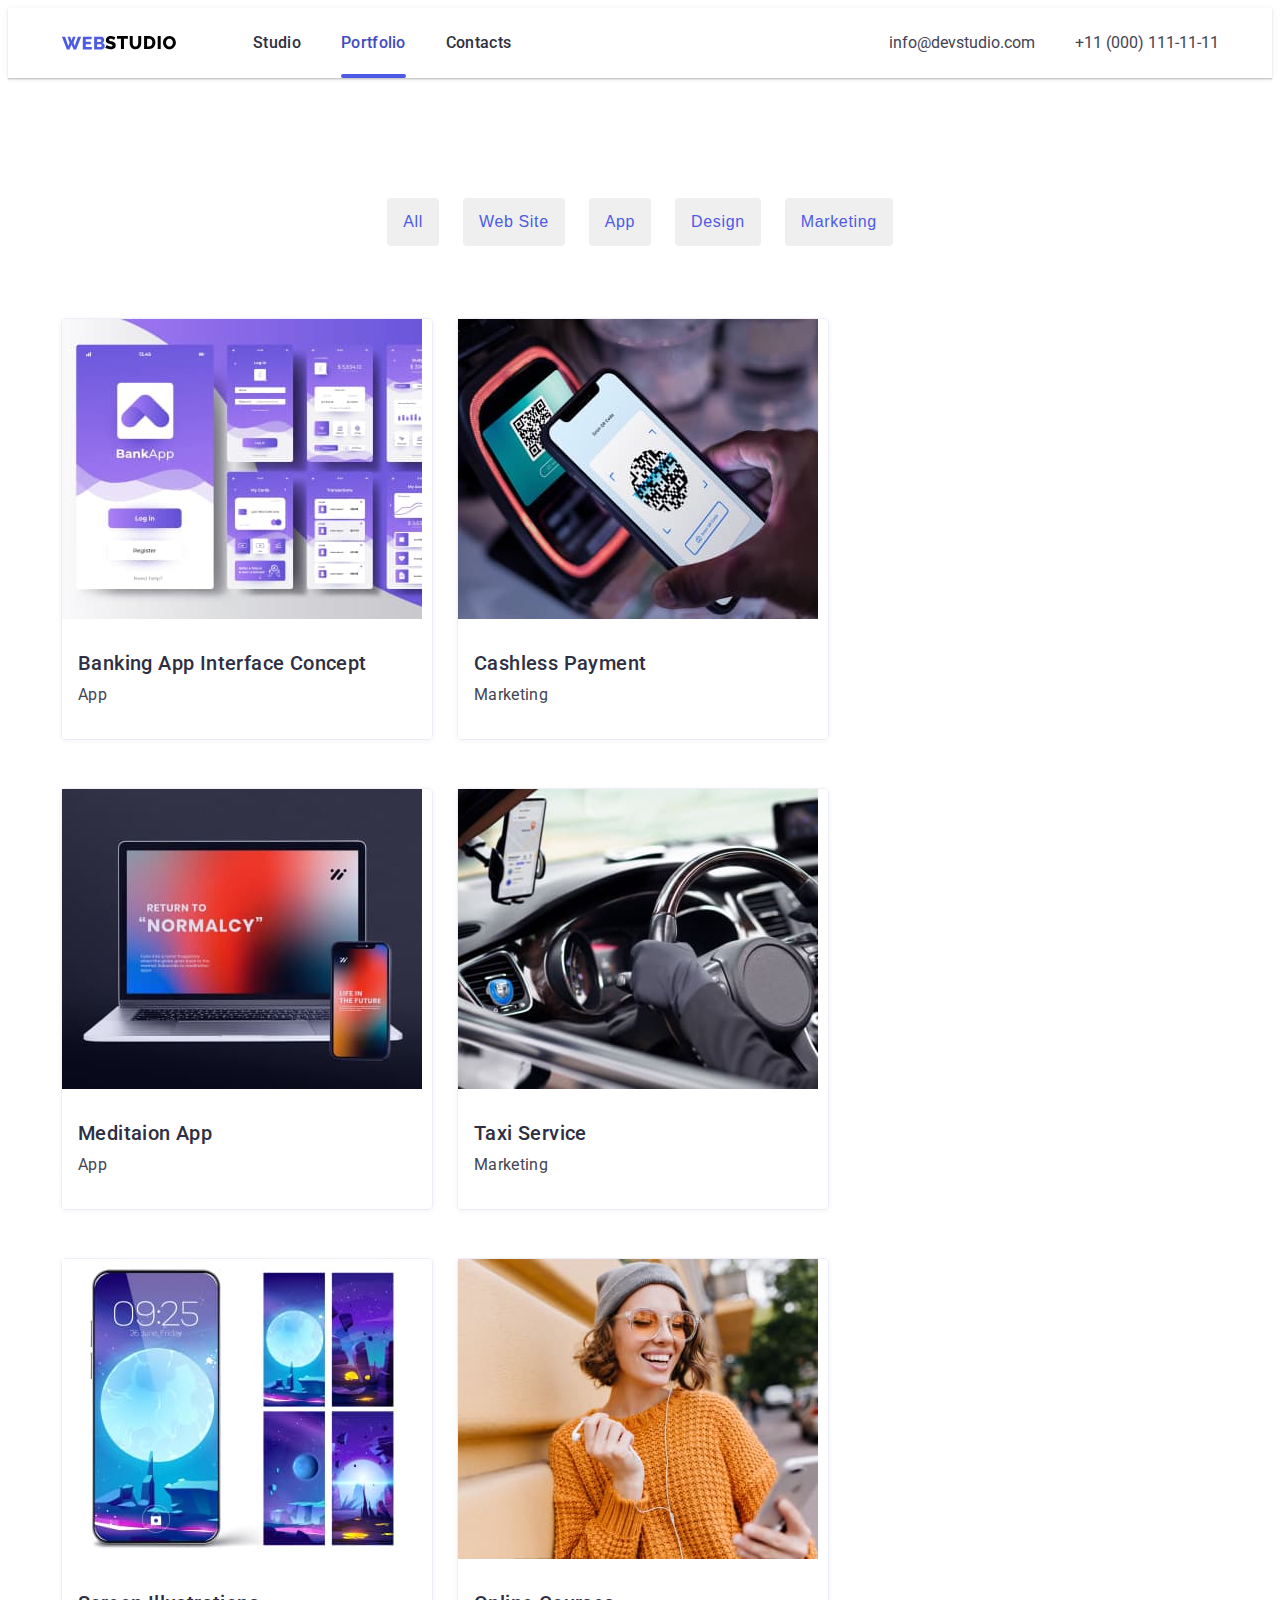
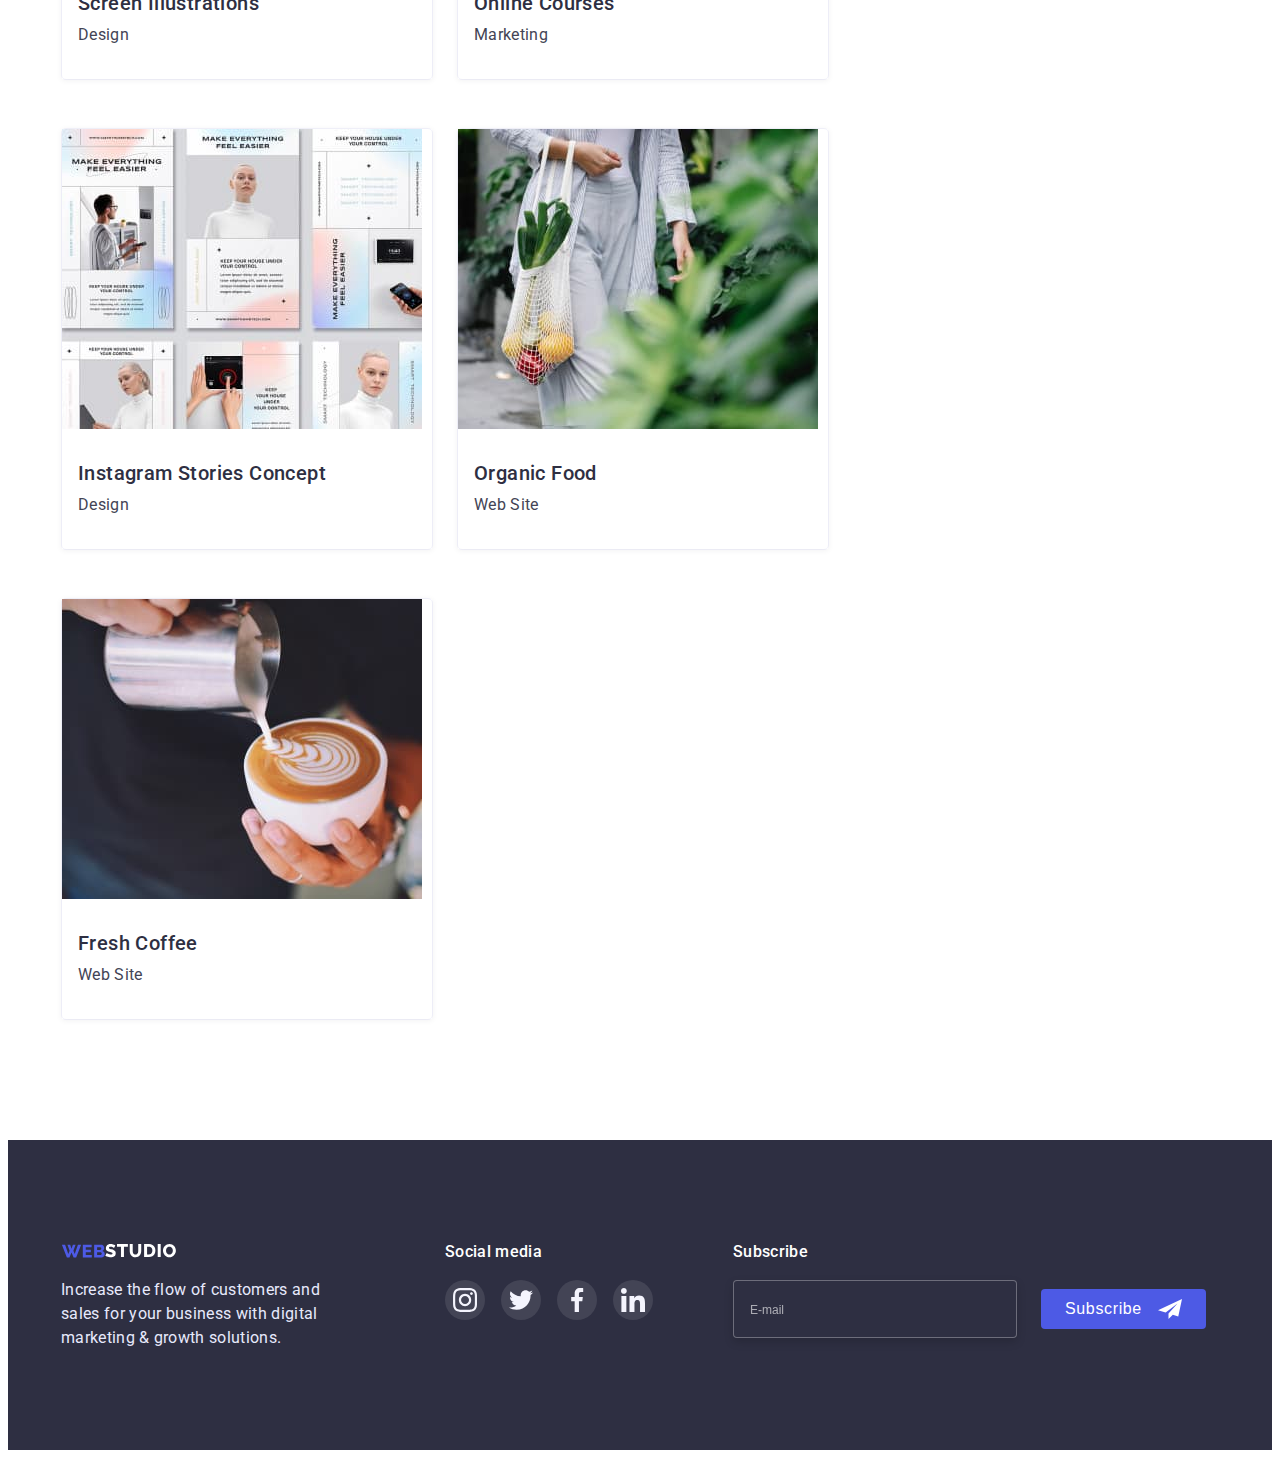
<file: portfolio.html>
<!DOCTYPE html>
<html lang="en">
  <head>
    <meta charset="UTF-8" />
    <meta http-equiv="X-UA-Compatible" content="IE=edge" />
    <meta name="viewport" content="width=device-width, initial-scale=1.0" />
    <title>Portfolio</title>

    <!--nornalize-->

    <link
      rel="stylesheet"
      href="https://cdnjs.cloudflare.com/ajax/libs/modern-normalize/1.1.0/modern-normalize.min.css"
      integrity="sha512-wpPYUAdjBVSE4KJnH1VR1HeZfpl1ub8YT/NKx4PuQ5NmX2tKuGu6U/JRp5y+Y8XG2tV+wKQpNHVUX03MfMFn9Q=="
      crossorigin="anonymous"
      referrerpolicy="no-referrer"
    />

    <!--fon-family-->

    <link rel="preconnect" href="https://fonts.googleapis.com" />
    <link rel="preconnect" href="https://fonts.gstatic.com" crossorigin />
    <link
      href="https://fonts.googleapis.com/css2?family=Raleway:wght@800&family=Roboto:wght@400;500;700;900&display=swap"
      rel="stylesheet"
    />

    <!--base styles-->

    <link rel="stylesheet" href="./css/styles.css" />
  </head>

  <body>
    <!--Header-->
    <header class="page-header">
      <div class="container page-header-container">
        <nav class="main-nav">
          <div class="logo-web">
            <a class="logo span link" href="/">
              <svg class="icon-Web" width="44" height="22">
                <use href="./images/icons.svg.svg#icon-Web"></use>
              </svg>
              <svg class="icon-Studio" width="71" height="22">
                <use href="./images/icons.svg.svg#icon-Studio"></use>
              </svg>
            </a>
          </div>

          <ul class="nav-list list">
            <li class="nav-item">
              <a class="nav-link link" href="./index.html">Studio</a>
            </li>
            <li class="nav-item">
              <a class="nav-link link active" href="">Portfolio</a>
            </li>
            <li class="nav-item">
              <a class="nav-link link" href="">Contacts</a>
            </li>
          </ul>
        </nav>
        <button
          type="button"
          class="mobile-menu-open js-open-menu"
          aria-expanded="false"
          aria-controls="mobile-menu"
        >
          <svg class="mobile-menu-open_icon" width="32" height="22">
            <use href="./images/icons.svg.svg#icon-burger-icon"></use>
          </svg>
        </button>
        <ul class="list contact-main">
          <li class="contact-item">
            <a class="contact-link link" href="mailto:info@devstudio.com">info@devstudio.com</a>
          </li>
          <li class="contact-item">
            <a class="contact-link link" href="tel:+11(000)1111111">+11 (000) 111-11-11</a>
          </li>
        </ul>
      </div>
      <!-- mobile menu -->
      <div class="mobile-menu js-menu-container">
        <div class="mobile-menu-container">
          <button class="mobile-menu-close js-close-menu">
            <svg class="mobile-menu-close-icon" width="8" height="8">
              <use href="./images/icons.svg.svg#icon-close-black"></use>
            </svg>
          </button>
          <ul class="mobile-list list">
            <li class="mobile-item">
              <a class="mobile-link link" href="./index.html">Studio</a>
            </li>
            <li class="mobile-item">
              <a class="mobile-link link" href="./portfolio.html">Portfolio</a>
            </li>
            <li class="mobile-item">
              <a class="mobile-link link active" href="">Contacts</a>
            </li>
          </ul>
          <ul class="list mobile-menu-contact">
            <li class="mobile-menu-contact-item">
              <a class="mobile-menu-contact-link link active" href="tel:+11(000)1111111"
                >+11 (000) 111-11-11</a
              >
            </li>
            <li class="mobile-menu-contact-item">
              <a class="mobile-menu-contact-link link" href="mailto:info@devstudio.com"
                >info@devstudio.com</a
              >
            </li>
          </ul>
          <ul class="mobile-social-list list">
            <li class="mobile-social-list-item">
              <a href="#" class="mobile-social-list-item-link">
                <svg class="mobile-social-list-icon" width="24" height="24">
                  <use href="./images/icons.svg.svg#icon-instagram"></use>
                </svg>
              </a>
            </li>
            <li class="mobile-social-list-item">
              <a href="#" class="mobile-social-list-item-link">
                <svg class="mobile-social-list-icon" width="24" height="24">
                  <use href="./images/icons.svg.svg#icon-twitter"></use>
                </svg>
              </a>
            </li>
            <li class="mobile-social-list-item">
              <a href="#" class="mobile-social-list-item-link">
                <svg class="mobile-social-list-icon" width="24" height="24">
                  <use href="./images/icons.svg.svg#icon-facebook"></use>
                </svg>
              </a>
            </li>
            <li class="mobile-social-list-item">
              <a href="#" class="mobile-social-list-item-link">
                <svg class="mobile-social-list-icon" width="24" height="24">
                  <use href="./images/icons.svg.svg#icon-linkedin"></use>
                </svg>
              </a>
            </li>
          </ul>
        </div>
      </div>
    </header>

    <!--Maint Content-->
    <main>
      <section class="portfolio-main section">
        <div class="container">
          <h1 class="visually-hidden">Portfolio</h1>
          <ul class="list container-motol">
            <li><button class="motol-btn" type="button">All</button></li>
            <li><button class="motol-btn" type="button">Web Site</button></li>
            <li><button class="motol-btn" type="button">App</button></li>
            <div class="container-motol-btn">
              <li><button class="motol-btn" type="button">Design</button></li>
              <li><button class="motol-btn" type="button">Marketing</button></li>
            </div>
          </ul>
          <ul class="list card-list">
            <li class="portfolio-card">
              <a href="#" class="portfolio-card-list">
                <div class="portfolio-img">
                  <picture>
                    <source
                      media="(min-width:1158px )"
                      srcset="
                        ./images/desktop-gallery-portfolio/desktop-bank-app.jpg    1x,
                        ./images/desktop-gallery-portfolio/desktop-bank-app@2x.jpg 2x
                      "
                    />
                    <source
                      media="(min-width:768px)"
                      srcset="
                        ./images/tablet-gallery-portfolio/tablet-bank-app.jpg    1x,
                        ./images/tablet-gallery-portfolio/tablet-bank-app@2x.jpg 2x
                      "
                    />
                    <source
                      media="(max-width:767px )"
                      srcset="
                        ./images/mobile-gallery-portfolio/img-bank-app.jpg    1x,
                        ./images/mobile-gallery-portfolio/img-bank-app@2x.jpg 2x
                      "
                    />
                    <img src="./images/mobile-gallery-portfolio/img-bank-app.jpg" alt="bank app" />
                  </picture>
                  <p class="portfolio-overlay">
                    14 Stylish and User-Friendly App Design Concepts · Task Manager App · Calorie
                    Tracker App · Exotic Fruit Ecommerce App · Cloud Storage App
                  </p>
                </div>

                <div class="fon-text-card">
                  <h2 class="project-title">Banking App Interface Concept</h2>
                  <p class="project-text">App</p>
                </div>
              </a>
            </li>

            <li class="portfolio-card">
              <a href="#" class="portfolio-card-list">
                <div class="portfolio-img">
                  <picture>
                    <source
                      media="(min-width:1158px )"
                      srcset="
                        ./images/desktop-gallery-portfolio/desktop-qr.jpg    1x,
                        ./images/desktop-gallery-portfolio/desktop-qr@2x.jpg 2x
                      "
                    />
                    <source
                      media="(min-width:768px )"
                      srcset="
                        ./images/tablet-gallery-portfolio/tablet-qr.jpg    1x,
                        ./images/tablet-gallery-portfolio/tablet-qr@2x.jpg 2x
                      "
                    />
                    <source
                      media="(max-width:767px )"
                      srcset="
                        ./images/mobile-gallery-portfolio/img-qr.jpg    1x,
                        ./images/mobile-gallery-portfolio/img-qr@2x.jpg 2x
                      "
                    />
                    <img src="./images/mobile-gallery-portfolio/img-qr.jpg" alt="qr code" />
                  </picture>
                  <p class="portfolio-overlay">
                    14 Stylish and User-Friendly App Design Concepts · Task Manager App · Calorie
                    Tracker App · Exotic Fruit Ecommerce App · Cloud Storage App
                  </p>
                </div>

                <div class="fon-text-card">
                  <h2 class="project-title">Cashless Payment</h2>
                  <p class="project-text">Marketing</p>
                </div>
              </a>
            </li>

            <li class="portfolio-card">
              <a href="#" class="portfolio-card-list">
                <div class="portfolio-img">
                  <picture>
                    <source
                      media="(min-width:1158px )"
                      srcset="
                        ./images/desktop-gallery-portfolio/desktop-laptop.jpg    1x,
                        ./images/desktop-gallery-portfolio/desktop-laptop@2x.jpg 2x
                      "
                    />
                    <source
                      media="(min-width:768px )"
                      srcset="
                        ./images/tablet-gallery-portfolio/tablet-laptop.jpg    1x,
                        ./images/tablet-gallery-portfolio/tablet-laptop@2x.jpg 2x
                      "
                    />
                    <source
                      media="(max-width:767px )"
                      srcset="
                        ./images/mobile-gallery-portfolio/img-laptop.jpg    1x,
                        ./images/mobile-gallery-portfolio/img-laptop@2x.jpg 2x
                      "
                    />
                    <img src="./images/mobile-gallery-portfolio/img-laptop.jpg" alt="laptop" />
                  </picture>
                  <p class="portfolio-overlay">
                    14 Stylish and User-Friendly App Design Concepts · Task Manager App · Calorie
                    Tracker App · Exotic Fruit Ecommerce App · Cloud Storage App
                  </p>
                </div>
                <div class="fon-text-card">
                  <h2 class="project-title">Meditaion App</h2>
                  <p class="project-text">App</p>
                </div>
              </a>
            </li>

            <li class="portfolio-card">
              <a href="#" class="portfolio-card-list">
                <div class="portfolio-img">
                  <picture>
                    <source
                      media="(min-width:1158px )"
                      srcset="
                        ./images/desktop-gallery-portfolio/desktop-car.jpg    1x,
                        ./images/desktop-gallery-portfolio/desktop-car@2x.jpg 2x
                      "
                    />
                    <source
                      media="(min-width:768px )"
                      srcset="
                        ./images/tablet-gallery-portfolio/tablet-car.jpg    1x,
                        ./images/tablet-gallery-portfolio/tablet-car@2x.jpg 2x
                      "
                    />
                    <source
                      media="(max-width:767px )"
                      srcset="
                        ./images/mobile-gallery-portfolio/img-car.jpg    1x,
                        ./images/mobile-gallery-portfolio/img-car@2x.jpg 2x
                      "
                    />
                    <img src="./images/mobile-gallery-portfolio/img-car.jpg" alt="car" />
                  </picture>
                  <p class="portfolio-overlay">
                    14 Stylish and User-Friendly App Design Concepts · Task Manager App · Calorie
                    Tracker App · Exotic Fruit Ecommerce App · Cloud Storage App
                  </p>
                </div>
                <div class="fon-text-card">
                  <h2 class="project-title">Taxi Service</h2>
                  <p class="project-text">Marketing</p>
                </div>
              </a>
            </li>

            <li class="portfolio-card">
              <a href="#" class="portfolio-card-list">
                <div class="portfolio-img">
                  <picture>
                    <source
                      media="(min-width:1158px )"
                      srcset="
                        ./images/desktop-gallery-portfolio/desktop-phone.jpg    1x,
                        ./images/desktop-gallery-portfolio/desktop-phone@2x.jpg 2x
                      "
                    />
                    <source
                      media="(min-width:768px )"
                      srcset="
                        ./images/tablet-gallery-portfolio/tablet-phone.jpg    1x,
                        ./images/tablet-gallery-portfolio/tablet-phone@2x.jpg 2x
                      "
                    />
                    <source
                      media="(max-width:767px )"
                      srcset="
                        ./images/mobile-gallery-portfolio/img-phone.jpg    1x,
                        ./images/mobile-gallery-portfolio/img-phone@2x.jpg 2x
                      "
                    />
                    <img src="./images/mobile-gallery-portfolio/img-phone.jpg" alt="phone" />
                  </picture>
                  <p class="portfolio-overlay">
                    14 Stylish and User-Friendly App Design Concepts · Task Manager App · Calorie
                    Tracker App · Exotic Fruit Ecommerce App · Cloud Storage App
                  </p>
                </div>
                <div class="fon-text-card">
                  <h2 class="project-title">Screen Illustrations</h2>
                  <p class="project-text">Design</p>
                </div>
              </a>
            </li>

            <li class="portfolio-card">
              <a href="#" class="portfolio-card-list">
                <div class="portfolio-img">
                  <picture>
                    <source
                      media="(min-width:1158px )"
                      srcset="
                        ./images/desktop-gallery-portfolio/desktop-dirl.jpg    1x,
                        ./images/desktop-gallery-portfolio/desktop-dirl@2x.jpg 2x
                      "
                    />
                    <source
                      media="(min-width:768px )"
                      srcset="
                        ./images/tablet-gallery-portfolio/tablet-girl.jpg    1x,
                        ./images/tablet-gallery-portfolio/tablet-girl@2x.jpg 2x
                      "
                    />
                    <source
                      media="(max-width:767px )"
                      srcset="
                        ./images/mobile-gallery-portfolio/img-girl.jpg    1x,
                        ./images/mobile-gallery-portfolio/img-girl@2x.jpg 2x
                      "
                    />
                    <img src="./images/mobile-gallery-portfolio/img-girl.jpg" alt="girl" />
                  </picture>
                  <p class="portfolio-overlay">
                    14 Stylish and User-Friendly App Design Concepts · Task Manager App · Calorie
                    Tracker App · Exotic Fruit Ecommerce App · Cloud Storage App
                  </p>
                </div>
                <div class="fon-text-card">
                  <h2 class="project-title">Online Courses</h2>
                  <p class="project-text">Marketing</p>
                </div>
              </a>
            </li>

            <li class="portfolio-card">
              <a href="#" class="portfolio-card-list">
                <div class="portfolio-img">
                  <picture>
                    <source
                      media="(min-width:1158px )"
                      srcset="
                        ./images/desktop-gallery-portfolio/desktop-different.jpg    1x,
                        ./images/desktop-gallery-portfolio/desktop-different@2x.jpg 2x
                      "
                    />
                    <source
                      media="(min-width:768px )"
                      srcset="
                        ./images/tablet-gallery-portfolio/tablet-different.jpg    1x,
                        ./images/tablet-gallery-portfolio/tablet-different@2x.jpg 2x
                      "
                    />
                    <source
                      media="(max-width:767px )"
                      srcset="
                        ./images/mobile-gallery-portfolio/img-different.jpg    1x,
                        ./images/mobile-gallery-portfolio/img-different@2x.jpg 2x
                      "
                    />
                    <img
                      src="./images/mobile-gallery-portfolio/img-different.jpg"
                      alt="different"
                    />
                  </picture>
                  <p class="portfolio-overlay">
                    14 Stylish and User-Friendly App Design Concepts · Task Manager App · Calorie
                    Tracker App · Exotic Fruit Ecommerce App · Cloud Storage App
                  </p>
                </div>
                <div class="fon-text-card">
                  <h2 class="project-title">Instagram Stories Concept</h2>
                  <p class="project-text">Design</p>
                </div>
              </a>
            </li>

            <li class="portfolio-card">
              <a href="#" class="portfolio-card-list">
                <div class="portfolio-img">
                  <picture>
                    <source
                      media="(min-width:1158px )"
                      srcset="
                        ./images/desktop-gallery-portfolio/desktop-bag.jpg    1x,
                        ./images/desktop-gallery-portfolio/desktop-bag@2x.jpg 2x
                      "
                    />
                    <source
                      media="(min-width:768px )"
                      srcset="
                        ./images/tablet-gallery-portfolio/tablet-bag.jpg    1x,
                        ./images/tablet-gallery-portfolio/tablet-bag@2x.jpg 2x
                      "
                    />
                    <source
                      media="(max-width:767px )"
                      srcset="
                        ./images/mobile-gallery-portfolio/img-bag.jpg    1x,
                        ./images/mobile-gallery-portfolio/img-bag@2x.jpg 2x
                      "
                    />
                    <img src="./images/mobile-gallery-portfolio/img-bag.jpg" alt="bag" />
                  </picture>
                  <p class="portfolio-overlay">
                    14 Stylish and User-Friendly App Design Concepts · Task Manager App · Calorie
                    Tracker App · Exotic Fruit Ecommerce App · Cloud Storage App
                  </p>
                </div>
                <div class="fon-text-card">
                  <h2 class="project-title">Organic Food</h2>
                  <p class="project-text">Web Site</p>
                </div>
              </a>
            </li>

            <li class="portfolio-card">
              <a href="" class="portfolio-card-list">
                <div class="portfolio-img">
                  <picture>
                    <source
                      media="(min-width:1158px )"
                      srcset="
                        ./images/desktop-gallery-portfolio/desktop-coffee.jpg    1x,
                        ./images/desktop-gallery-portfolio/desktop-coffee@2x.jpg 2x
                      "
                    />
                    <source
                      media="(min-width:768px )"
                      srcset="
                        ./images/tablet-gallery-portfolio/tablet-coffee.jpg    1x,
                        ./images/tablet-gallery-portfolio/tablet-coffee@2x.jpg 2x
                      "
                    />
                    <source
                      media="(max-width:767px )"
                      srcset="
                        ./images/mobile-gallery-portfolio/img-coffee.jpg    1x,
                        ./images/mobile-gallery-portfolio/img-coffee@2x.jpg 2x
                      "
                    />
                    <img src="./images/mobile-gallery-portfolio/img-coffee.jpg" alt="coffee" />
                  </picture>
                  <p class="portfolio-overlay">
                    14 Stylish and User-Friendly App Design Concepts · Task Manager App · Calorie
                    Tracker App · Exotic Fruit Ecommerce App · Cloud Storage App
                  </p>
                </div>
                <div class="fon-text-card">
                  <h2 class="project-title">Fresh Coffee</h2>
                  <p class="project-text">Web Site</p>
                </div>
              </a>
            </li>
          </ul>
        </div>
      </section>
    </main>

    <!--Footer-->
    <footer class="footer">
      <div class="container container-wrapper">
        <div class="footer-container-logo">
          <h2 class="visually-hidden">Footer</h2>
          <a class="logo-box span link" href="/">
            <svg class="footer-icon-Web" width="44" height="22">
              <use href="./images/icons.svg.svg#icon-Web"></use>
            </svg>
            <svg class="footer-icon-Studio" width="71" height="22">
              <use href="./images/icons.svg.svg#icon-Studio"></use>
            </svg>
          </a>
          <p class="footer-text">
            Increase the flow of customers and sales for your business with digital marketing &
            growth solutions.
          </p>
        </div>
        <div class="container-social-media">
          <h3 class="footer-social-media">Social media</h3>
          <ul class="social-list social-media list">
            <li class="social-list-item">
              <a href="#" class="social-list-item-link footer-social">
                <svg class="footer-social-list-icon" width="16" height="16">
                  <use href="./images/icons.svg.svg#icon-instagram"></use>
                </svg>
              </a>
            </li>
            <li class="social-list-item">
              <a href="#" class="social-list-item-link footer-social">
                <svg class="footer-social-list-icon" width="16" height="16">
                  <use href="./images/icons.svg.svg#icon-twitter"></use>
                </svg>
              </a>
            </li>
            <li class="social-list-item">
              <a href="#" class="social-list-item-link footer-social">
                <svg class="footer-social-list-icon" width="16" height="16">
                  <use href="./images/icons.svg.svg#icon-facebook"></use>
                </svg>
              </a>
            </li>
            <li class="social-list-item">
              <a href="#" class="social-list-item-link footer-social">
                <svg class="footer-social-list-icon" width="16" height="16">
                  <use href="./images/icons.svg.svg#icon-linkedin"></use>
                </svg>
              </a>
            </li>
          </ul>
        </div>
        <div class="footer-form-subscribe">
          <p class="footer-subscribe">Subscribe</p>
          <form class="footer-form">
            <input type="email" name="user_email" class="footer-form-input" placeholder="E-mail" />
            <button type="submit" class="footer-form-button">
              <span class="footer-form-button-text">Subscribe</span>
              <svg class="footer-form-button-icon" width="24" height="24">
                <use href="./images/icons.svg.svg#icon-telegram"></use>
              </svg>
            </button>
          </form>
        </div>
      </div>
    </footer>
    <script defer src="js/mobile-menu.js"></script>
  </body>
</html>
</file>
<file: css/styles.css>
:root {
  --color-interactive: #9747ff;
  --color-item: #2e2f42;
  --color-main: #ffffff;
  --color-information: #434455;
  --color-active: #4d5ae5;
  --color-pressed-statei: #404bbf;

  --transition-dur-and-func: 250ms cubic-bezier(0.4, 0, 0.2, 1);

  --font-main: 'Roboto', sans-serif;
  --font-secondary: 'Raleway' sans-serif;
}

body {
  font-family: var(--font-main);
  background: var(--color-main);
  font-size: 16px;
  color: var(--color-item);
}

/* =================== reset =================== */

h1,
h2,
h3,
h4,
h5,
h6,
p {
  margin: 0;
}

/* ======================== ul ==================== */
.list {
  list-style: none;
  padding: 0;
  margin: 0;
}

.link {
  text-decoration: none;
}

img {
  display: block;
  max-width: 100%;
  height: auto;
}

address {
  font-style: normal;
}

.container {
  margin-right: auto;
  margin-left: auto;
  padding-left: 15px;
  padding-right: 15px;
}

section {
  padding-top: 96px;
  padding-bottom: 96px;
}

.visually-hidden {
  position: absolute;
  width: 1px;
  height: 1px;
  margin: -1px;
  border: 0;
  padding: 0;

  white-space: nowrap;
  clip-path: inset(100%);
  clip: rect(0 0 0 0);
  overflow: hidden;
}

/*====================== Header ============================*/

/* mobail styles */

@media screen and (min-width: 428px) {
  .container {
    width: 428px;
  }
}

.page-header {
  height: 70px;
  padding-top: 24px;
  padding-bottom: 24px;
  box-shadow: 0px 2px 1px rgba(46, 47, 66, 0.08), 0px 1px 1px rgba(46, 47, 66, 0.16),
    0px 1px 6px rgba(46, 47, 66, 0.08);
}

.page-header-container {
  display: flex;
  align-items: center;
  justify-content: space-between;
}

.icon-Web {
  fill: var(--color-active);
  transition: fill var(--transition-dur-and-func);
}

.icon-Web:hover {
  fill: black;
}

.icon-Studio {
  transition: fill var(--transition-dur-and-func);
}

.icon-Studio:hover {
  fill: var(--color-active);
}

.mobile-menu-container {
  padding: 80px 40px 40px;
  margin-left: auto;
  margin-right: auto;
  display: flex;
  flex-direction: column;
  width: 100vw;
  height: 100vh;
}

@media screen and (max-width: 767.98px) {
  .nav-list {
    display: none;
  }

  .nav-item {
    display: none;
  }

  .contact-main {
    display: none;
  }

  .contact-link {
    display: none;
  }

  .mobile-menu-open {
    background-color: transparent;
    border: none;
    padding: 0;
    line-height: 0;
  }

  .mobile-menu-open_icon {
    stroke: currentColor;
    fill: currentColor;
  }

  .mobile-menu {
    overflow-y: scroll;
    z-index: 100;
    position: fixed;
    top: 0;
    background-color: var(--color-main);
    box-shadow: 0px 2px 1px rgba(46, 47, 66, 0.08), 0px 1px 1px rgba(46, 47, 66, 0.16),
      0px 1px 6px rgba(46, 47, 66, 0.08);

    opacity: 0;
    visibility: hidden;
    pointer-events: none;
    transition: opacity var(--transition-dur-and-func), visibility var(--transition-dur-and-func);
  }

  .mobile-menu.is-open {
    opacity: 1;
    visibility: visible;
    pointer-events: auto;

    width: 100vw;
    height: 100vh;
  }

  .mobile-menu-close {
    position: absolute;
    display: flex;
    justify-content: center;
    align-items: center;
    padding: 0;
    width: 24px;
    height: 24px;
    top: 40px;
    right: 40px;
    border-radius: 50%;
    background-color: #e7e9fc;
    border: 1px solid rgba(0, 0, 0, 0.1);
  }
  .mobile-menu-close:hover,
  .mobile-menu-close:focus {
    background-color: var(--color-active);
  }

  .mobile-list {
    display: flex;
    flex-direction: column;
    align-items: flex-start;
    padding: 0px;
    gap: 40px;
    margin-bottom: auto;
  }

  .mobile-link {
    font-weight: 700;
    font-size: 36px;
    line-height: 1.11;
    letter-spacing: 0.02em;

    color: var(--color-item);
  }

  .mobile-link.active {
    color: var(--color-pressed-statei);
  }

  .mobile-menu-contact-item:first-child {
    white-space: nowrap;
    margin-bottom: 40px;
  }

  .mobile-menu-contact-item:last-child {
    margin-bottom: 48px;
  }

  .mobile-menu-contact-link {
    font-style: normal;
    font-weight: 500;
    font-size: 20px;
    line-height: 1.2;
    letter-spacing: 0.02em;

    color: #434455;
  }

  .mobile-menu-contact-link.active {
    font-weight: 600;
    font-size: 36px;
    line-height: 1.11;
    color: var(--color-pressed-statei);
  }

  .mobile-social-list {
    display: flex;
    gap: 56px;
  }

  .mobile-social-list-item {
    border-radius: 50%;
  }

  .mobile-social-list-item-link {
    display: flex;
    justify-content: center;
    align-items: center;
    width: 40px;
    height: 40px;
    border-radius: 50%;
    background-color: var(--color-active);

    transition: background-color var(--transition-dur-and-func);
  }
}

@media screen and (max-width: 427.98px) {
  .mobile-menu-contact-link.active {
    font-size: 25px;
  }

  .mobile-social-list {
    gap: calc((100% - 56px * 3) / 4);
  }
}

@media screen and (max-width: 380px) {
  .mobile-menu-contact-link.active {
    font-size: 20px;
  }
}

/* main mobile */

.overlay {
  max-width: 1440px;
  margin-left: auto;
  margin-right: auto;
  background-image: linear-gradient(rgba(46, 47, 66, 0.7), rgba(46, 47, 66, 0.7)),
    url('../images/mobile-bg/mobile-dark-bg.jpg');
  background-repeat: no-repeat;
  background-position: center;
  background-size: cover;
}

@media screen and (min-device-pixel-ratio: 2) and (min-width: 428px),
  screen and (-webkit-min-device-pixel-ratio: 2) and (min-width: 428px),
  screen and (min-resolution: 192dpi) and (min-width: 428px),
  screen and (min-resolution: 2dppx) and (min-width: 428px) {
  .overlay {
    background-image: linear-gradient(rgba(46, 47, 66, 0.7), rgba(46, 47, 66, 0.7)),
      url('../images/mobile-bg/mobile-dark-bg@2x.jpg');
  }
}

@media screen and (min-width: 768px) {
  .overlay {
    min-width: 768px;
    background-image: linear-gradient(rgba(46, 47, 66, 0.7), rgba(46, 47, 66, 0.7)),
      url('../images/tablet-bg/tablet-dark-bg.jpg');
  }

  @media screen and (min-device-pixel-ratio: 2) and (min-width: 768px),
    screen and (-webkit-min-device-pixel-ratio: 2) and (min-width: 768px),
    screen and (min-resolution: 192dpi) and (min-width: 768px),
    screen and (min-resolution: 2dppx) and (min-width: 768px) {
    .overlay {
      background-image: linear-gradient(rgba(46, 47, 66, 0.7), rgba(46, 47, 66, 0.7)),
        url('../images/tablet-bg/tablet-dark-bg@2x.jpg');
    }
  }
}

@media screen and (min-width: 1200px) {
  .overlay {
    min-width: 1200px;
    background-image: linear-gradient(rgba(46, 47, 66, 0.7), rgba(46, 47, 66, 0.7)),
      url('../images/desktop-bg/desktop-dark-bg.jpg');
  }

  @media screen and (min-device-pixel-ratio: 2) and (min-width: 1200px),
    screen and (-webkit-min-device-pixel-ratio: 2) and (min-width: 1200px),
    screen and (min-resolution: 192dpi) and (min-width: 1200px),
    screen and (min-resolution: 2dppx) and (min-width: 1200px) {
    .overlay {
      background-image: linear-gradient(rgba(46, 47, 66, 0.7), rgba(46, 47, 66, 0.7)),
        url('../images/desktop-bg/desktop-dark-bg@2x.jpg');
    }
  }
}

.hero {
  padding: 112px 0;
  text-align: center;
  background-color: var(--color-item);
}

.hero-title {
  font-weight: 700;
  font-size: 36px;
  line-height: 1.11;

  max-width: 319px;

  margin-left: auto;
  margin-right: auto;
  margin-bottom: 57px;
  letter-spacing: 0.02em;
  color: var(--color-main);

  text-transform: capitalize;
  text-align: center;
}

.button {
  font-weight: 500;
  font-size: 16px;
  line-height: 1.19;
  cursor: pointer;
  letter-spacing: 0.04em;
  color: var(--color-main);
  width: 170px;
  height: 51px;

  transition: background-color var(--transition-dur-and-func);

  background-color: var(--color-active);
  box-shadow: 0px 4px 4px rgba(0, 0, 0, 0.15);
  border-radius: 4px;
  border: none;
}

.button:hover {
  background-color: var(--color-active);
  box-shadow: 0px 1px 6px rgba(46, 47, 66, 0.08), 0px 1px 1px rgba(46, 47, 66, 0.16),
    0px 2px 1px rgba(46, 47, 66, 0.08);
  border-radius: 4px;
}

.button:active {
  background-color: var(--color-pressed-statei);
  box-shadow: 0px 4px 4px rgba(0, 0, 0, 0.15);
  border-radius: 4px;
}

/* mobile service   */

@media screen and (max-width: 1200px) {
  .thumb {
    display: none;
  }
}

@media screen and (max-width: 767.98px) {
  .service-list:not(:last-child) {
    margin-bottom: 72px;
  }

  .service-title {
    text-align: center;
  }
}

.service-title {
  font-weight: 700;
  font-size: 36px;
  line-height: 1.11;

  letter-spacing: 0.02em;
  color: var(--color-item);

  margin-bottom: 8px;
}

.flex-text {
  font-weight: 500;
  font-size: 16px;
  line-height: 1.5;

  letter-spacing: 0.02em;
  color: var(--color-information);
}

/* mobile about */

.about {
  background-color: #f4f4fd;
}

@media screen and (max-width: 767.98px) {
  .about-container-mobile {
    max-width: 264px;
  }

  .about-list {
    display: flex;
    flex-direction: column;
    align-items: center;
  }
}

.about-item {
  background-color: var(--color-main);
  box-shadow: 0px 1px 6px rgba(46, 47, 66, 0.08), 0px 1px 1px rgba(46, 47, 66, 0.16),
    0px 2px 1px rgba(46, 47, 66, 0.08);
  border-radius: 0px 0px 4px 4px;
}

@media screen and (max-width: 767.98px) {
  .about-item:not(:last-child) {
    margin-bottom: 72px;
  }
}

.card {
  width: 264px;
  height: 260px;
}

.team-content-wraper {
  text-align: center;
  padding-top: 32px;
  padding-bottom: 32px;
}

.team-name {
  font-weight: 500;
  font-size: 20px;
  line-height: 1.2;
  margin-bottom: 8px;
  letter-spacing: 0.02em;
  color: var(--color-item);
}

.team-position {
  margin-bottom: 12px;
}

.team-position,
.service-text {
  line-height: 1.5;
  letter-spacing: 0.02em;
  color: var(--color-information);
}

.section-title {
  margin-bottom: 72px;
  font-weight: 700;
  font-size: 36px;
  line-height: 1.11;
  text-align: center;
  letter-spacing: 0.02em;
  text-transform: capitalize;
  color: var(--color-item);
}

.social-list {
  display: flex;
  justify-content: center;
  gap: 24px;
}

.social-list-item-link {
  display: flex;
  flex-direction: row;
  justify-content: center;
  align-items: center;
  width: 40px;
  height: 40px;
  border-radius: 50%;
  background-color: var(--color-active);

  transition: background-color var(--transition-dur-and-func);
}

.social-list-item-link:hover,
.social-list-item-link:focus {
  background-color: var(--color-pressed-statei);
}

/* mobile customers */

@media screen and (max-width: 1199.98px) {
  .section-customers {
    padding-top: 96px;
    padding-bottom: 96px;
  }
}

.customers-list {
  display: flex;
  flex-wrap: wrap;
  justify-content: center;
  align-items: center;
  row-gap: 72px;
  column-gap: 16px;
}

.customers-item {
  max-width: 190px;
  height: 88px;
}

@media screen and (max-width: 428px) {
  .customers-item {
    max-width: calc((100% - 16px) / 2);
  }
}

.customers-list-item {
  display: flex;
  justify-content: center;
  align-items: center;
  cursor: pointer;
  width: 100%;
  height: 100%;
  fill: #8e8f99;
  border: 1px solid #8e8f99;
  border-radius: 4px;

  transition: border-color var(--transition-dur-and-func);
}

.customers-list-item:focus,
.customers-list-item:hover {
  border-color: var(--color-pressed-statei);
}

.customers-list-item:hover svg,
.customers-list-item:focus svg {
  fill: var(--color-active);
}

.customers-icon {
  display: flex;
  height: 56px;
  fill: #8e8f99;
  transition: fill var(--transition-dur-and-func);
}

/* footer mobile */

.footer {
  padding: 96px 0;

  background-color: var(--color-item);
}

@media screen and (max-width: 767.98px) {
  .container-wrapper {
    justify-content: center;
  }
}

@media screen and (max-width: 1199.98px) {
  .container-wrapper {
    display: flex;
    flex-wrap: wrap;
  }

  .footer-container-logo {
    margin-bottom: 72px;
  }
}

@media screen and (min-width: 768px) and (max-width: 1199.98px) {
  .footer-container-logo {
    margin-left: 90px;
  }
}

.logo-box {
  display: flex;
  font-weight: 800;
  font-size: 18px;
  line-height: 1.33;
  height: 22px;
  color: var(--color-item);
  text-transform: uppercase;
  text-shadow: 0px 4px 4px rgba(0, 0, 0, 0.25);
  color: var(--color-main);
  margin-bottom: 16px;
}

@media screen and (max-width: 767.98px) {
  .logo-box {
    justify-content: center;
  }
}

.footer-text {
  width: 264px;
  line-height: 1.5;
  letter-spacing: 0.02em;
  color: #e7e9fc;
}

.container-social-media {
  margin-bottom: 72px;
  width: 208px;
  height: 80px;
}

@media screen and (min-width: 768px) and (max-width: 1199.98px) {
  .container-social-media {
    margin-left: 24px;
  }
}

.footer-social-media {
  font-weight: 500;
  font-size: 16px;
  line-height: 1.5;
  margin-bottom: 16px;
  letter-spacing: 0.02em;

  color: var(--color-main);
}

@media screen and (max-width: 767.98px) {
  .footer-social-media {
    display: flex;
    justify-content: center;
  }
}

.social-media {
  display: flex;
  flex-direction: row;
  align-items: flex-start;
  padding: 0px;
  gap: 16px;
}

.footer-social {
  background-color: rgba(255, 255, 255, 0.1);
}

.footer-icon-Web {
  fill: var(--color-active);
  transition: fill var(--transition-dur-and-func);
}

.footer-icon-Studio {
  fill: var(--color-main);
  transition: fill var(--transition-dur-and-func);
}

.footer-social:hover,
.footer-social:focus {
  background-color: #31d0aa;
}

.footer-icon-Web:hover {
  fill: var(--color-main);
}

.footer-icon-Studio:hover {
  fill: var(--color-active);
}

.footer-social-list-icon {
  width: 24px;
  height: 24px;
}

/*  footer subscribe*/

@media screen and (max-width: 767.98px) {
  .footer-form-subscribe {
    display: flex;
    flex-wrap: wrap;
    justify-content: center;
    align-items: center;
  }
}

@media screen and (min-width: 768px) and (max-width: 1199.98px) {
  .footer-form-subscribe {
    margin-left: 90px;
  }
}

.footer-subscribe {
  font-style: normal;
  font-weight: 500;
  font-size: 16px;
  line-height: 1.5;

  margin-bottom: 16px;

  letter-spacing: 0.02em;

  color: #ffffff;
}

.footer-form {
  display: flex;
  align-items: center;
  justify-content: center;
  flex-wrap: wrap;
}

.footer-form-input {
  min-width: 264px;
  height: 40px;
  padding-left: 16px;
  padding-top: 8px;
  padding-bottom: 8px;

  border: 1px solid rgba(255, 255, 255, 0.3);
  filter: drop-shadow(0px 4px 4px rgba(0, 0, 0, 0.15));
  border-radius: 4px;
  color: var(--color-main);

  background-color: var(--color-item);

  margin-bottom: 16px;
}

@media screen and (max-width: 428px) {
  .footer-form-input {
    width: 100%;
  }
}

@media screen and (min-width: 768px) {
  .footer-form-input {
    margin-right: 24px;
    margin-bottom: 0;
  }
}

.footer-form-input::placeholder {
  font-style: normal;
  font-weight: 400;
  font-size: 12px;
  line-height: 2;
  color: rgba(255, 255, 255, 0.6);
}

.footer-form-button {
  display: flex;
  align-items: center;
  padding: 8px 24px;
  column-gap: 16px;
  background-color: var(--color-active);
  border-radius: 4px;
  border: none;
  cursor: pointer;
}

.footer-form-button-text {
  font-weight: 500;
  font-size: 16px;
  line-height: 1.5;

  letter-spacing: 0.04em;

  color: #ffffff;
}

/* tablet styles */

@media screen and (min-width: 768px) {
  .container {
    width: 768px;
  }

  .mobile-menu-open {
    display: none;
  }

  .mobile-menu {
    display: none;
  }

  .page-header {
    padding: 0;
  }

  .hero-title {
    text-transform: none;
  }
}

.logo {
  display: flex;
  font-family: var(--font-secondary);
}

.logo-web {
  margin-right: 77px;
}

.main-nav {
  display: flex;
  align-items: center;
}

.nav-list {
  display: flex;
}

.nav-link {
  position: relative;
  display: block;
  padding-top: 24px;
  padding-bottom: 24px;

  font-weight: 500;
  line-height: 1.33;
  letter-spacing: 0.02em;
  color: var(--color-item);

  transition: color var(--transition-dur-and-func);
}

.nav-item {
  margin-right: 40px;
}

.nav-list .nav-item:last-child {
  margin-right: 0px;
}

.nav-link.active {
  color: var(--color-pressed-statei);
}

.nav-link.active::after {
  display: block;
  position: absolute;

  content: '';
  width: 100%;
  height: 4px;

  left: 0;
  bottom: -1px;
  background-color: var(--color-active);
  border-radius: 2px;
  opacity: 1;

  transition: opacity var(--transition-dur-and-func);
}

.contact-main {
  margin-left: auto;
}

.contact-item {
  line-height: 0;
}

.contact-link {
  color: var(--color-information);

  transition: color var(--transition-dur-and-func);
}

@media screen and (max-width: 1199.98px) {
  .contact-link {
    font-size: 12px;
    line-height: 1.33;

    letter-spacing: 0.02em;
  }
}

@media screen and (min-width: 12000px) {
  .contact-link {
    font-size: 16px;
    line-height: 1.5;

    letter-spacing: 0.02em;
  }
}

.nav-link:hover,
.nav-link:focus,
.logo-box:hover,
.logo-box:focus,
.logo:hover,
.logo:focus,
.contact-link:hover,
.contact-link:focus {
  color: var(--color-active);
}

/* tablet main */

@media screen and (min-width: 768px) {
  .hero-title {
    font-weight: 700;
    font-size: 56px;
    line-height: 1.07;
    max-width: 496px;
  }
}

/* tablet service   */

@media screen and (min-width: 768px) and (max-width: 1199.98px) {
  .flex-container {
    display: flex;
    flex-wrap: wrap;
    justify-content: center;
    row-gap: 72px;
    column-gap: 24px;
  }

  .service-list {
    flex-basis: calc((100% - 24px) / 2);
    font-size: 32px;
  }
}

/* tablet about */

@media screen and (min-width: 768px) and (max-width: 1199.98px) {
  .about-list {
    display: flex;
    flex-wrap: wrap;
    justify-content: center;
    column-gap: 24px;
    row-gap: 64px;
  }
}

/* tablet customers */

@media screen and (min-width: 768px) {
  .customers-list {
    column-gap: 24px;
  }

  .customers-item {
    max-width: 168px;
  }
}

/* desktop styles */

@media screen and (min-width: 1200px) {
  .container {
    width: 1158px;
  }

  .contact-item {
    margin-right: 0;
  }

  .contact-main {
    display: flex;
    margin-left: auto;
  }

  .contact-main .contact-item:not(:last-child) {
    margin-right: 40px;
  }

  .hero {
    padding-top: 188px;
    padding-bottom: 188px;
  }

  .section {
    padding-top: 120px;
    padding-bottom: 120px;
  }

  .gallery-section {
    padding-top: 0;
  }
}

/* desktop service   */

@media screen and (min-width: 1200px) {
  service {
    padding-bottom: 0;
  }

  .thumb {
    display: flex;
    width: 264px;
    height: 112px;
    margin-bottom: 8px;

    justify-content: center;
    align-items: center;

    background: #f4f4fd;
    border-radius: 4px;
  }

  .service-icon {
    width: 64px;
    height: 64px;
  }

  .flex-container {
    display: flex;
    gap: 24px;
  }

  .service-list {
    width: 264px;
  }

  .service-title {
    font-weight: 500;
    font-size: 20px;
    line-height: 1.2;

    letter-spacing: 0.02em;
    color: var(--color-item);

    margin-bottom: 8px;
  }

  .flex-text {
    font-weight: 400;
  }
}

/* desktop gallery */

@media screen and (min-width: 1200px) {
  .section-images {
    display: flex;
    gap: 24px;
  }

  .section-img {
    border: 1px solid #e7e9fc;
  }
}

@media screen and (max-width: 1199.98px) {
  .gallery-section {
    display: none;
  }
}

/* desktop about */

@media screen and (min-width: 1200px) {
  .about-list {
    display: flex;
    height: 436px;
    gap: 24px;
  }
}

/*  desktop footer */

@media screen and (min-width: 1200px) {
  .footer {
    padding: 100px 0;
  }

  .container-wrapper {
    display: flex;
  }

  .container-social-media {
    margin-bottom: 0;
    margin-left: 120px;
  }

  /* ==Subscribe== */

  .footer-form-subscribe {
    margin-left: 80px;
  }
}

/*============================ PORTFOLIO ===========================*/

@media screen and (max-width: 767.98px) {
  .portfolio-main {
    padding-bottom: 48px;
    padding-top: 48px;
  }
}

.container-motol {
  display: flex;
  justify-content: center;
  flex-wrap: wrap;

  margin-bottom: 72px;

  margin-left: auto;
  margin-right: auto;
  flex-wrap: wrap;
  gap: 24px;
}

.container-motol-btn {
  display: flex;
  justify-content: center;

  gap: 24px;
}

@media screen and (max-width: 767.98px) {
  .container-motol {
    margin-bottom: 48px;
    justify-content: flex-start;
  }
}

.motol-btn {
  font-weight: 500;
  font-size: 16px;
  line-height: 1.18;
  letter-spacing: 0.04em;
  color: var(--color-active);
  cursor: pointer;

  padding: 8px 16px;
  height: 48px;
  border: none;

  border-radius: 4px;
  transition: background-color var(--transition-dur-and-func), color var(--transition-dur-and-func),
    box-shadow var(--transition-dur-and-func);
}

.motol-btn:hover,
.motol-btn:focus {
  background-color: var(--color-active);
  color: var(--color-main);
  box-shadow: 0px 3px 1px rgba(0, 0, 0, 0.1), 0px 2px 1px rgba(0, 0, 0, 0.08),
    0px 2px 2px rgba(0, 0, 0, 0.12);
}

@media screen and (min-width: 768px) {
  .card-list {
    display: flex;
    flex-wrap: wrap;
    row-gap: 48px;
    column-gap: 24px;
  }
}

.portfolio-card {
  display: inline-block;
  background-color: var(--color-main);
  border-radius: 5px;

  border: 0.5px solid #f4f4fd;
}

@media screen and (min-width: 768px) {
  .portfolio-card {
    width: calc((100% - 24px) / 2);
  }
}

@media screen and (min-width: 1158px) {
  .portfolio-card {
    width: calc((100% - 48px) / 3);
  }
}

.portfolio-card-list {
  display: block;
  text-decoration: none;
  cursor: pointer;
  box-shadow: 0px 1px 6px rgba(46, 47, 66, 0.08);
  transition: box-shadow var(--font-secondary);
}

.portfolio-card-list:hover,
.portfolio-card-list:focus {
  box-shadow: 0px 1px 6px rgba(46, 47, 66, 0.08), 0px 1px 1px rgba(46, 47, 66, 0.16),
    0px 2px 1px rgba(46, 47, 66, 0.08);
}

.fon-text-card {
  padding: 32px 16px;
}

.project-title {
  margin-bottom: 8px;
  font-weight: 500;
  font-size: 20px;
  line-height: 1.2;
  letter-spacing: 0.02em;
  color: var(--color-item);
}

.portfolio-img {
  max-width: 100%;
  position: relative;
  overflow: hidden;
}

.portfolio-overlay {
  position: absolute;
  left: 0;
  bottom: 0;
  width: 100%;
  height: 100%;
  background-color: var(--color-active);
  overflow-y: auto;
  transform: translate(0, 110%);
  padding-top: 40px;
  padding-left: 32px;
  padding-right: 32px;

  font-weight: 400;
  font-size: 16px;
  line-height: 1.5;
  letter-spacing: 0.02em;
  color: #f4f4fd;

  transition: transform var(--transition-dur-and-func);
}
.portfolio-card-list:hover .portfolio-overlay,
.portfolio-card-list:focus .portfolio-overlay {
  transform: translate(0, 0);
}

.project-text {
  line-height: 1.5;
  letter-spacing: 0.02em;
  color: var(--color-information);
}

/*  ======================= DATA  MODAL ========================  */

.backdrop {
  position: fixed;
  top: 0;
  left: 0;
  width: 100%;
  height: 100%;
  background-color: rgba(0, 0, 0, 0.2);

  transition: opacity var(--transition-dur-and-func), visibility var(--transition-dur-and-func);
}
.backdrop.is-hidden {
  opacity: 0;
  pointer-events: none;
  visibility: hidden;
}

.modal {
  position: absolute;
  max-width: 408px;
  width: 100%;
  height: 584px;
  top: 50%;
  left: 50%;
  transform: translate(-50%, -50%);

  padding: 72px 24px 24px 24px;

  background-color: #fcfcfc;
  box-shadow: 0px 1px 1px rgba(0, 0, 0, 0.14), 0px 1px 3px rgba(0, 0, 0, 0.12),
    0px 2px 1px rgba(0, 0, 0, 0.2);
  border-radius: 4px;
}

.modal-close {
  position: absolute;
  top: 24px;
  right: 24px;
  display: flex;
  justify-content: center;
  align-items: center;
  width: 24px;
  height: 24px;
  border-radius: 50%;
  padding: 0;
  background-color: #e7e9fc;
  border: 1px solid rgba(0, 0, 0, 0.1);
  transition: background-color var(--transition-dur-and-func), fill var(--transition-dur-and-func);
  cursor: pointer;
}

.modal-close:focus,
.modal-close:hover {
  background-color: var(--color-pressed-statei);
  fill: rgba(255, 255, 255, 1);
}

/*====== DATA MODAL FORM ========*/

.modal-form-text {
  font-weight: 500;
  font-size: 16px;
  line-height: 1.5;

  text-align: center;
  letter-spacing: 0.02em;
  margin-bottom: 16px;

  color: var(--color-item);
}

@media screen and (max-width: 390px) {
  .modal-form-text {
    font-size: 14px;
  }
}

@media screen and (max-width: 344px) {
  .modal-form-text {
    font-size: 12px;
  }
}

.modal-form {
  display: flex;
  flex-direction: column;
}

.modal-form-field {
  display: flex;
  flex-direction: column;
  margin-bottom: 8px;
}

.modal-form-input-desc {
  display: block;
  font-weight: 400;
  font-size: 12px;
  line-height: 1.16;

  margin-bottom: 4px;
  letter-spacing: 0.04em;

  color: #8e8f99;
}

.modal-form-input {
  width: 100%;
  height: 40px;
  border: 1px solid rgba(10, 10, 10, 0.2);
  border-radius: 4px;
  padding-left: 38px;
  padding-top: 11px;
  padding-bottom: 11px;

  transition: border-color var(--transition-dur-and-func);
}

.modal-form-input:focus {
  border-color: var(--color-active);
  outline: none;
}

.modal-form-input:focus + .modal-form-icons {
  fill: var(--color-active);
}

.modal-form-input-icons {
  position: relative;
  display: block;
}

.modal-form-icons {
  position: absolute;
  top: 50%;
  left: 16px;
  transform: translateY(-50%);
  transition: fill var(--transition-dur-and-func);
}

.modal-form-check-desc {
  display: flex;
  font-size: 12px;
  line-height: 1.33;
  letter-spacing: 0.04em;
  margin-bottom: 24px;

  color: #757575;
}

@media screen and (max-width: 390px) {
  .modal-form-check-desc {
    margin-bottom: 10px;
  }
}

.modal-form-check-desc::before {
  display: block;
  content: '';
  width: 16px;
  height: 16px;
  border: 1.25px solid var(--color-item);
  border-radius: 2px;
  cursor: pointer;
  background-repeat: no-repeat;
  background-position: center;
  margin-right: 8px;
}

.modal-form-check:checked + .modal-form-check-desc::before {
  background-image: url(../images/Vector.svg);
  background-color: var(--color-active);
  border: none;
}

.modal-form-texteria {
  margin-bottom: 16px;
}

.modal-form-message {
  resize: none;
  box-sizing: border-box;
  width: 100%;
  height: 120px;

  padding-top: 8px;
  padding-left: 16px;
  padding-right: 16px;

  border: 1px solid rgba(33, 33, 33, 0.2);
  border-radius: 4px;
  transition: border-color var(--transition-dur-and-func);
}

.modal-form-message:focus {
  border-color: var(--color-active);
  outline: none;
}

.modal-form-message::placeholder {
  font-size: 12px;
  line-height: 1.33;
  letter-spacing: 0.04em;
  color: rgba(117, 117, 117, 0.5);
}

.modal-form-policy {
  color: var(--color-active);
}

.modal-form-submit {
  display: block;
  padding: 16px 32px;
  gap: 10px;
  border: none;
  align-self: center;
  width: 169px;
  height: 56px;
  cursor: pointer;
  background-color: var(--color-active);
  box-shadow: 0px 4px 4px rgba(0, 0, 0, 0.15);
  border-radius: 4px;
}

@media screen and (max-width: 344px) {
  .modal-form-submit {
    width: 140px;
  }
}

.modal-form-submit-button {
  font-family: 'Roboto';

  font-size: 16px;
  line-height: 1.5;
  letter-spacing: 0.04em;

  color: var(--color-main);
}
</file>
